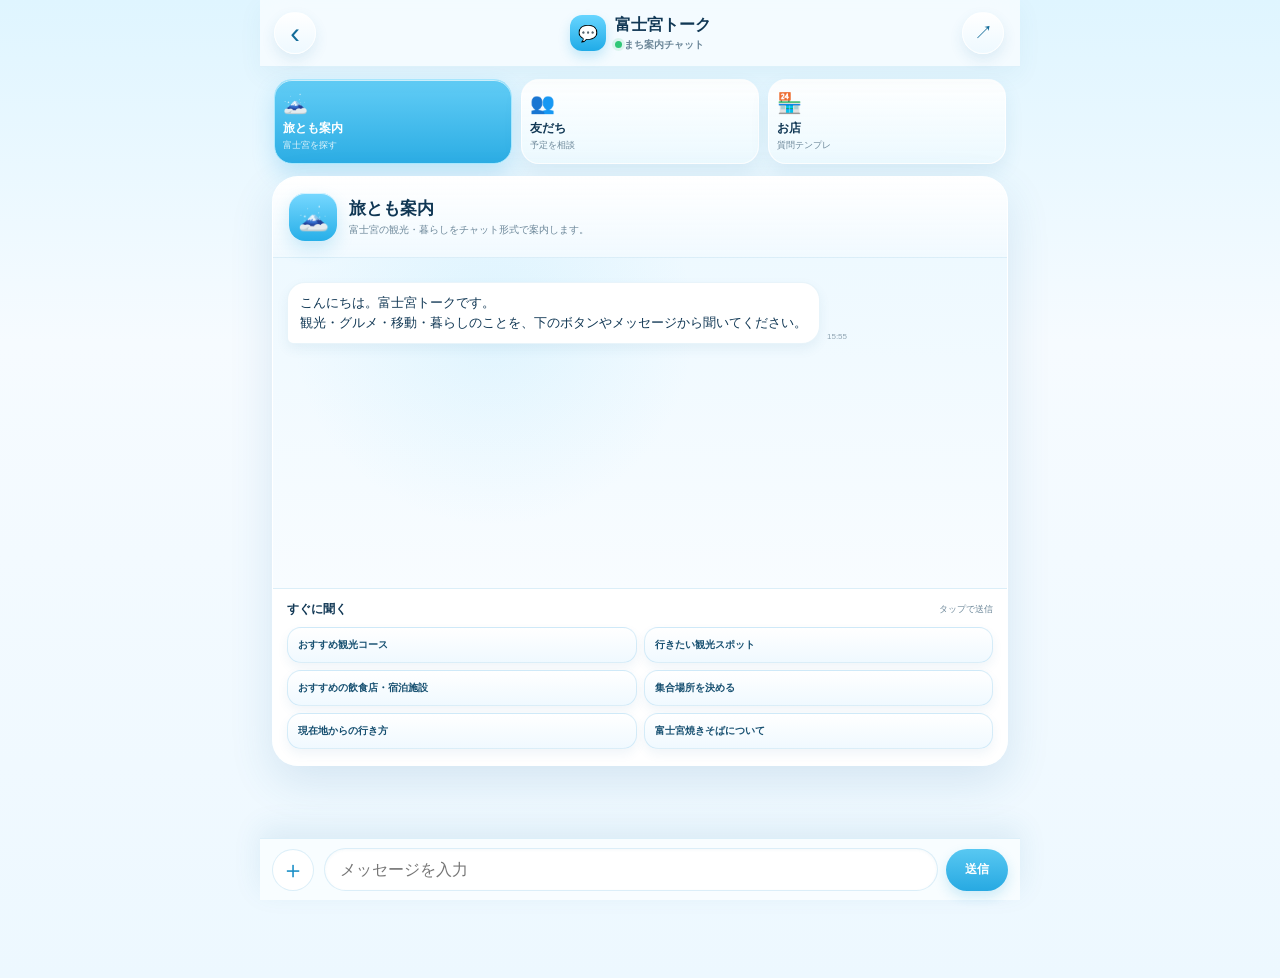
<file: talk.html>
<!doctype html>
<html lang="ja">
<head>
  <meta charset="utf-8" />
  <meta name="viewport" content="width=device-width, initial-scale=1, viewport-fit=cover" />
  <meta name="theme-color" content="#58c4f3" />
  <meta name="apple-mobile-web-app-capable" content="yes" />
  <title>富士宮トーク | 富士宮まるごと</title>
  <link rel="stylesheet" href="talk.css?v=20261004-v19" />
</head>
<body>
  <div class="talk-app">
    <header class="talk-header">
      <a class="back-btn" href="index.html" aria-label="ホームに戻る">‹</a>
      <div class="talk-title">
        <span class="mini-mark">💬</span>
        <div><strong>富士宮トーク</strong><small><span class="online-dot"></span> まち案内チャット</small></div>
      </div>
      <button class="share-btn" id="shareTalk" type="button" aria-label="トークを共有">↗</button>
    </header>

    <section class="channel-strip" aria-label="トークの種類">
      <button class="channel active" data-channel="guide" type="button"><span>🗻</span><strong>旅とも案内</strong><small>富士宮を探す</small></button>
      <button class="channel" data-channel="friend" type="button"><span>👥</span><strong>友だち</strong><small>予定を相談</small></button>
      <button class="channel" data-channel="shop" type="button"><span>🏪</span><strong>お店</strong><small>質問テンプレ</small></button>
    </section>

    <main class="chat-stage">
      <div class="chat-headline">
        <div class="avatar" id="channelAvatar">🗻</div>
        <div><h1 id="channelTitle">旅とも案内</h1><p id="channelSubtitle">富士宮の観光・暮らしをチャット形式で案内します。</p></div>
      </div>

      <div class="messages" id="messages" aria-live="polite"></div>

      <section class="quick-panel" id="quickPanel">
        <div class="quick-title"><strong>すぐに聞く</strong><span>タップで送信</span></div>
        <div class="quick-grid" id="quickGrid"></div>
      </section>
    </main>

    <form class="composer" id="composer">
      <button class="plus-btn" id="clearTalk" type="button" aria-label="トークをリセット">＋</button>
      <label class="composer-field"><span class="sr-only">メッセージ</span><input id="messageInput" autocomplete="off" placeholder="メッセージを入力" /></label>
      <button class="send-btn" type="submit">送信</button>
    </form>
  </div>
  <script src="talk.js?v=20261004-v19"></script>
</body>
</html>
</file>
<file: talk.css>
:root{--ink:#103754;--muted:#6c8799;--blue:#28afe8;--blue2:#69d0f8;--pale:#eaf8ff;--line:rgba(58,161,215,.18);--shadow:0 16px 44px rgba(41,115,160,.14);--safe:env(safe-area-inset-bottom)}
*{box-sizing:border-box}html,body{margin:0;min-height:100%;font-family:-apple-system,BlinkMacSystemFont,"Segoe UI","Hiragino Kaku Gothic ProN","Yu Gothic",Meiryo,sans-serif;color:var(--ink);background:linear-gradient(180deg,#dff5ff,#f6fbff 35%,#edf8ff)}body{padding-bottom:calc(78px + var(--safe))}button,input,a{font:inherit}.talk-app{width:min(760px,100%);margin:auto;min-height:100vh}.talk-header{position:sticky;top:0;z-index:20;display:grid;grid-template-columns:44px 1fr 44px;align-items:center;gap:10px;padding:12px 14px;background:rgba(246,252,255,.88);border-bottom:1px solid rgba(58,161,215,.12);backdrop-filter:blur(18px);box-shadow:0 8px 24px rgba(52,120,160,.06)}.back-btn,.share-btn{width:42px;height:42px;border-radius:50%;display:grid;place-items:center;border:1px solid rgba(255,255,255,.9);background:linear-gradient(180deg,#fff,#eef9ff);color:#146c99;text-decoration:none;box-shadow:0 6px 14px rgba(44,123,169,.12);font-size:29px}.share-btn{font-size:19px}.talk-title{display:flex;align-items:center;justify-content:center;gap:9px}.mini-mark{width:36px;height:36px;border-radius:12px;display:grid;place-items:center;background:linear-gradient(180deg,#67d5ff,#20abe7);box-shadow:0 6px 12px rgba(29,163,221,.22)}.talk-title strong{display:block;font-size:16px}.talk-title small{display:block;color:var(--muted);font-size:10px;font-weight:700;margin-top:2px}.online-dot{display:inline-block;width:7px;height:7px;border-radius:50%;background:#2fc777;box-shadow:0 0 0 3px rgba(47,199,119,.12)}.channel-strip{display:grid;grid-template-columns:repeat(3,1fr);gap:9px;padding:12px 14px}.channel{border:1px solid rgba(255,255,255,.88);border-radius:18px;background:linear-gradient(180deg,rgba(255,255,255,.96),rgba(236,249,255,.92));box-shadow:0 8px 18px rgba(50,127,171,.10),inset 0 1px 0 #fff;padding:11px 8px;color:var(--ink);text-align:left}.channel>span{font-size:20px}.channel strong{display:block;font-size:12px;margin-top:5px}.channel small{display:block;color:var(--muted);font-size:9px;margin-top:2px}.channel.active{background:linear-gradient(180deg,#62cdf6,#2cade4);color:#fff;border-color:#a9e9ff;box-shadow:0 10px 22px rgba(33,166,224,.22),inset 0 1px 0 rgba(255,255,255,.7)}.channel.active small{color:rgba(255,255,255,.86)}.chat-stage{margin:0 12px 14px;border-radius:26px;background:rgba(255,255,255,.74);border:1px solid rgba(255,255,255,.9);box-shadow:var(--shadow);overflow:hidden;backdrop-filter:blur(14px)}.chat-headline{display:flex;gap:12px;align-items:center;padding:16px;border-bottom:1px solid var(--line);background:linear-gradient(180deg,rgba(255,255,255,.92),rgba(239,249,255,.86))}.avatar{width:48px;height:48px;border-radius:16px;display:grid;place-items:center;background:linear-gradient(180deg,#77d8ff,#27afe8);font-size:25px;box-shadow:0 8px 17px rgba(31,160,218,.2),inset 0 1px 0 rgba(255,255,255,.7)}.chat-headline h1{font-size:17px;margin:0 0 3px}.chat-headline p{font-size:10px;color:var(--muted);margin:0;line-height:1.45}.messages{min-height:330px;max-height:52vh;overflow:auto;padding:16px 14px 10px;background:radial-gradient(circle at 30% 20%,rgba(133,215,249,.16),transparent 35%),linear-gradient(180deg,#eef9ff,#f8fcff)}.message-row{display:flex;margin:8px 0;align-items:flex-end;gap:7px}.message-row.me{justify-content:flex-end}.bubble{max-width:82%;border-radius:18px;padding:10px 12px;font-size:13px;line-height:1.55;box-shadow:0 5px 12px rgba(45,115,155,.08);white-space:pre-wrap}.message-row.bot .bubble{background:#fff;border:1px solid rgba(70,165,214,.12);border-bottom-left-radius:6px}.message-row.me .bubble{background:linear-gradient(180deg,#5ac7f1,#31ade5);color:#fff;border-bottom-right-radius:6px}.time{font-size:8px;color:#8fa4b2;padding-bottom:3px}.quick-panel{padding:12px 14px 16px;border-top:1px solid var(--line);background:rgba(255,255,255,.9)}.quick-title{display:flex;justify-content:space-between;align-items:center;margin-bottom:9px}.quick-title strong{font-size:12px}.quick-title span{font-size:9px;color:var(--muted)}.quick-grid{display:grid;grid-template-columns:repeat(2,1fr);gap:7px}.quick-btn{border:1px solid var(--line);border-radius:14px;padding:10px;background:linear-gradient(180deg,#fff,#f0f9ff);color:#175071;font-weight:800;font-size:10px;text-align:left;box-shadow:0 5px 11px rgba(49,120,163,.07)}.quick-btn:active{transform:translateY(1px);box-shadow:inset 0 2px 5px rgba(48,125,170,.1)}.composer{position:fixed;z-index:25;left:50%;bottom:0;transform:translateX(-50%);width:min(760px,100%);display:grid;grid-template-columns:44px 1fr 62px;gap:8px;align-items:center;padding:9px 12px calc(9px + var(--safe));background:rgba(248,253,255,.95);border-top:1px solid rgba(55,159,213,.14);backdrop-filter:blur(18px);box-shadow:0 -10px 28px rgba(44,118,158,.10)}.plus-btn{width:42px;height:42px;border-radius:50%;border:1px solid var(--line);background:#fff;color:#1a8fc7;font-size:24px}.composer-field{display:block}.composer-field input{width:100%;height:43px;border:1px solid var(--line);border-radius:999px;background:#fff;outline:none;padding:0 15px;color:var(--ink);box-shadow:inset 0 1px 3px rgba(61,132,170,.06)}.composer-field input:focus{border-color:rgba(47,173,229,.48);box-shadow:0 0 0 3px rgba(47,173,229,.08)}.send-btn{height:42px;border:0;border-radius:999px;background:linear-gradient(180deg,#58c8f2,#27a9e2);color:#fff;font-size:12px;font-weight:900;box-shadow:0 6px 13px rgba(31,159,214,.20)}.sr-only{position:absolute;width:1px;height:1px;overflow:hidden;clip:rect(0,0,0,0)}@media(max-width:480px){.channel-strip{gap:6px;padding:10px}.channel{padding:9px 7px}.channel strong{font-size:11px}.channel small{font-size:8px}.chat-stage{margin:0 8px 12px}.messages{min-height:300px}.quick-grid{grid-template-columns:1fr 1fr}}
</file>
